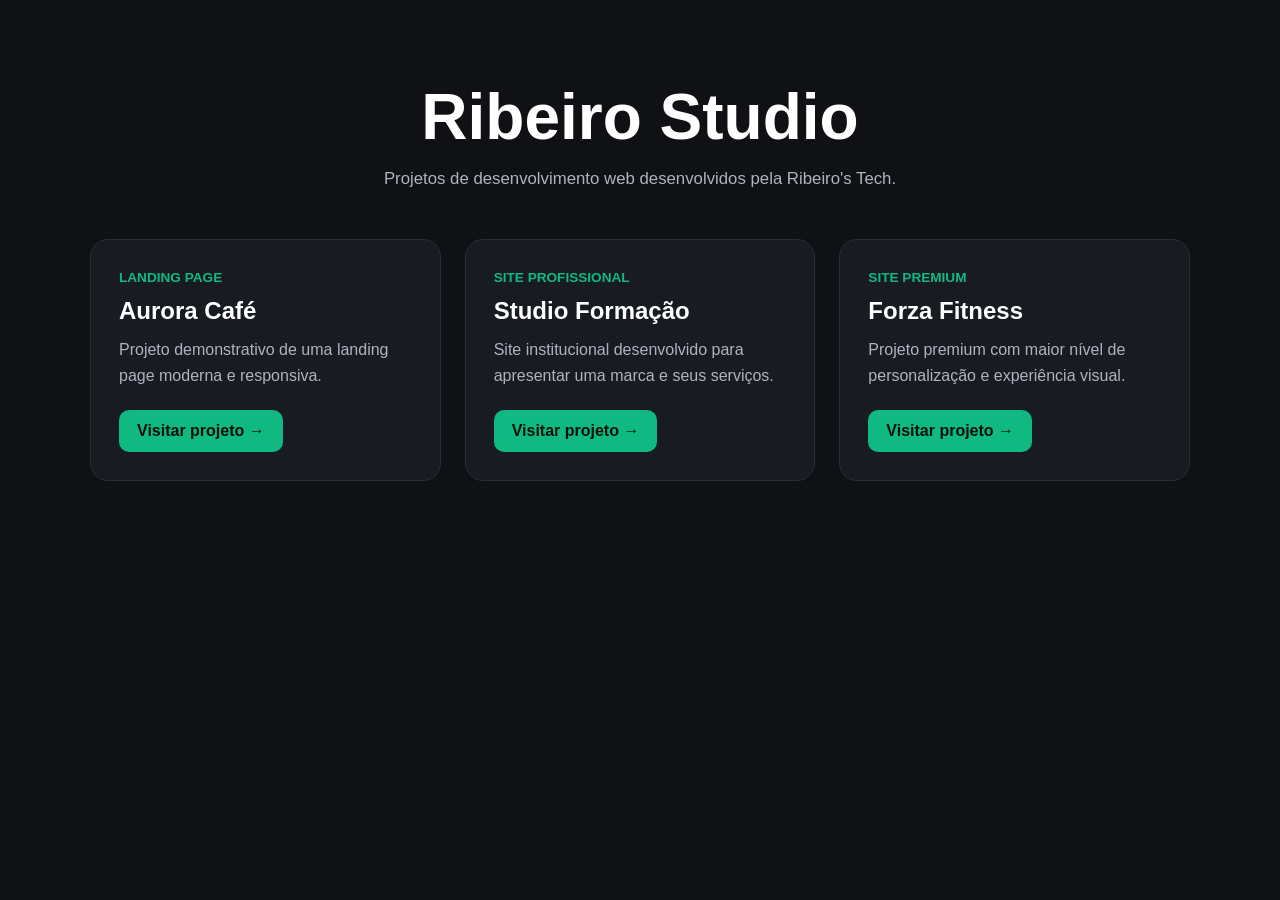
<file: index.html>
<!DOCTYPE html>
<html lang="pt-BR">
<head>
  <meta charset="UTF-8">
  <meta name="viewport" content="width=device-width, initial-scale=1.0">
  <title>Ribeiro Studio — Projetos</title>

  <style>
    * {
      box-sizing: border-box;
      margin: 0;
      padding: 0;
    }

    body {
      font-family: Arial, sans-serif;
      background: #0f1115;
      color: #fff;
      min-height: 100vh;
    }

    main {
      width: min(1100px, 92%);
      margin: 0 auto;
      padding: 80px 0;
    }

    .intro {
      text-align: center;
      margin-bottom: 50px;
    }

    h1 {
      font-size: clamp(2rem, 5vw, 4rem);
      margin-bottom: 15px;
    }

    .intro p {
      color: #aeb4c0;
      font-size: 1.05rem;
    }

    .projects {
      display: grid;
      grid-template-columns: repeat(3, 1fr);
      gap: 24px;
    }

    .card {
      background: #181b22;
      border: 1px solid #292e38;
      border-radius: 18px;
      padding: 28px;
      transition: transform .25s ease, border-color .25s ease;
    }

    .card:hover {
      transform: translateY(-6px);
      border-color: #10b981;
    }

    .card span {
      display: inline-block;
      color: #10b981;
      font-size: .85rem;
      font-weight: 700;
      margin-bottom: 12px;
      text-transform: uppercase;
    }

    .card h2 {
      margin-bottom: 12px;
    }

    .card p {
      color: #aeb4c0;
      line-height: 1.6;
      margin-bottom: 22px;
    }

    .card a {
      display: inline-block;
      text-decoration: none;
      color: #08110d;
      background: #10b981;
      padding: 12px 18px;
      border-radius: 10px;
      font-weight: 700;
    }

    @media (max-width: 800px) {
      .projects {
        grid-template-columns: 1fr;
      }
    }
  </style>
</head>

<body>

  <main>
    <section class="intro">
      <h1>Ribeiro Studio</h1>
      <p>Projetos de desenvolvimento web desenvolvidos pela Ribeiro's Tech.</p>
    </section>

    <section class="projects">

      <article class="card">
        <span>Landing Page</span>
        <h2>Aurora Café</h2>
        <p>Projeto demonstrativo de uma landing page moderna e responsiva.</p>
        <a href="./landing-page/">Visitar projeto →</a>
      </article>

      <article class="card">
        <span>Site Profissional</span>
        <h2>Studio Formação</h2>
        <p>Site institucional desenvolvido para apresentar uma marca e seus serviços.</p>
        <a href="./site-profissional/">Visitar projeto →</a>
      </article>

      <article class="card">
        <span>Site Premium</span>
        <h2>Forza Fitness</h2>
        <p>Projeto premium com maior nível de personalização e experiência visual.</p>
        <a href="./site-premium/">Visitar projeto →</a>
      </article>

    </section>
  </main>

</body>
</html>
</file>
